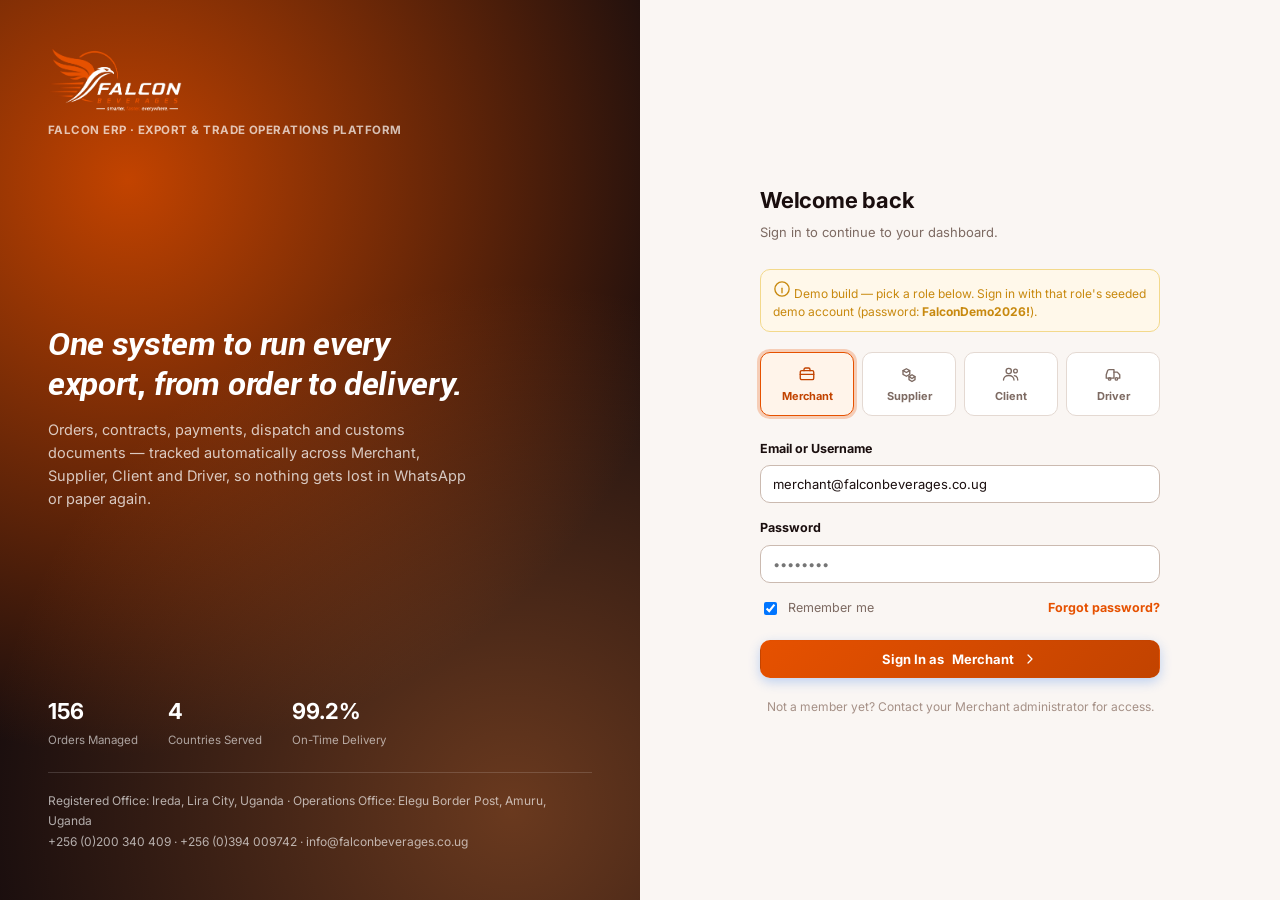
<file: index.html>
<!DOCTYPE html>
<html lang="en">
<head>
<meta charset="UTF-8">
<meta name="viewport" content="width=device-width, initial-scale=1.0">
<title>Falcon ERP — Sign In</title>
<link rel="preconnect" href="https://fonts.googleapis.com">
<link href="https://fonts.googleapis.com/css2?family=Inter:wght@400;500;600;700;800&display=swap" rel="stylesheet">
<link rel="stylesheet" href="assets/css/style.css">
</head>
<body>

<div class="auth-page">

  <!-- Visual panel -->
  <div class="auth-visual">
    <div>
      <img src="assets/img/logo-dark-bg.png" alt="Falcon Beverages" style="height:64px; width:auto; display:block;">
      <div style="font-size:11.5px; font-weight:700; letter-spacing:.04em; color:rgba(255,255,255,.7); margin-top:10px; text-transform:uppercase;">Falcon ERP &middot; Export &amp; Trade Operations Platform</div>
    </div>

    <div class="auth-headline">
      <h1>One system to run every export, from order to delivery.</h1>
      <p>Orders, contracts, payments, dispatch and customs documents — tracked automatically across Merchant, Supplier, Client and Driver, so nothing gets lost in WhatsApp or paper again.</p>
    </div>

    <div>
      <div class="auth-stats">
        <div><strong>156</strong><span>Orders Managed</span></div>
        <div><strong>4</strong><span>Countries Served</span></div>
        <div><strong>99.2%</strong><span>On-Time Delivery</span></div>
      </div>
      <div style="margin-top:22px; padding-top:18px; border-top:1px solid rgba(255,255,255,.15); font-size:12px; color:rgba(255,255,255,.65); line-height:1.7;">
        Registered Office: Ireda, Lira City, Uganda &middot; Operations Office: Elegu Border Post, Amuru, Uganda<br>
        +256 (0)200 340 409 &middot; +256 (0)394 009742 &middot; info@falconbeverages.co.ug
      </div>
    </div>
  </div>

  <!-- Form panel -->
  <div class="auth-form-wrap">
    <div class="auth-form">
      <h2>Welcome back</h2>
      <p class="sub">Sign in to continue to your dashboard.</p>

      <div class="demo-note">Demo build — pick a role below. Sign in with that role's seeded demo account (password: <strong>FalconDemo2026!</strong>).</div>
      <div class="auth-error" id="loginError" style="display:none; margin-bottom:14px; padding:10px 12px; border-radius:8px; background:#fdecea; color:#b3261e; font-size:12.5px; font-weight:600;"></div>

      <div class="role-tabs" id="roleTabs">
        <button class="role-tab active" data-role="merchant" data-href="merchant/dashboard.php"></button>
        <button class="role-tab" data-role="supplier" data-href="supplier/dashboard.php"></button>
        <button class="role-tab" data-role="client" data-href="client/dashboard.php"></button>
        <button class="role-tab" data-role="driver" data-href="driver/dashboard.php"></button>
      </div>

      <form id="loginForm">
        <div class="field">
          <label>Email or Username</label>
          <input type="text" id="loginEmail" placeholder="you@company.com" value="merchant@falconbeverages.co.ug" required>
        </div>
        <div class="field">
          <label>Password</label>
          <input type="password" id="loginPassword" placeholder="••••••••" required>
        </div>
        <div class="flex items-center justify-between mt-8" style="margin-bottom:22px;">
          <label class="flex items-center gap-8" style="font-size:12.5px; color:var(--text-secondary); cursor:pointer;">
            <input type="checkbox" checked style="width:auto;"> Remember me
          </label>
          <a href="#" style="font-size:12.5px; font-weight:700; color:var(--brand-600);">Forgot password?</a>
        </div>
        <button type="submit" class="btn btn-primary btn-block" id="loginSubmit">
          Sign In as <span id="roleLabel">Merchant</span>
        </button>
      </form>

      <p class="auth-footer-note">Not a member yet? Contact your Merchant administrator for access.</p>
    </div>
  </div>
</div>

<script src="assets/js/icons.js"></script>
<script>
  document.querySelector(".demo-note").innerHTML = icon("info","icon") + " " + document.querySelector(".demo-note").innerHTML;
  document.getElementById("loginSubmit").innerHTML = 'Sign In as <span id="roleLabel">Merchant</span>' + icon("chevronRight","icon");

  const roleIcons = { merchant: "briefcase", supplier: "boxes", client: "clients", driver: "truck" };
  const roleNames = { merchant: "Merchant", supplier: "Supplier", client: "Client", driver: "Driver" };
  const roleEmails = { merchant: "merchant@falconbeverages.co.ug", supplier: "ops@skywaterug.com", client: "deng@abctrading.ss", driver: "john.odongo@falconbeverages.co.ug" };

  document.querySelectorAll(".role-tab").forEach(tab => {
    const r = tab.dataset.role;
    tab.innerHTML = icon(roleIcons[r], "icon") + `<span>${roleNames[r]}</span>`;
    tab.addEventListener("click", () => {
      document.querySelectorAll(".role-tab").forEach(t => t.classList.remove("active"));
      tab.classList.add("active");
      document.getElementById("roleLabel").textContent = roleNames[r];
      document.getElementById("loginEmail").value = roleEmails[r];
    });
  });

  const roleDashboard = { merchant: "merchant/dashboard.php", supplier: "supplier/dashboard.php", client: "client/dashboard.php", driver: "driver/dashboard.php" };

  document.getElementById("loginForm").addEventListener("submit", async (e) => {
    e.preventDefault();
    const errorBox = document.getElementById("loginError");
    const submitBtn = document.getElementById("loginSubmit");
    errorBox.style.display = "none";
    submitBtn.disabled = true;

    const identifier = document.getElementById("loginEmail").value.trim();
    const password = document.getElementById("loginPassword").value;

    try {
      const res = await fetch("api/auth/login.php", {
        method: "POST",
        credentials: "same-origin",
        headers: { "Content-Type": "application/json" },
        body: JSON.stringify({ identifier, password }),
      });
      const data = await res.json();
      if (!res.ok || !data.ok) throw new Error(data.error || "Sign in failed");

      // Redirect using the role the SERVER returned, not the tab the user had clicked —
      // a client can't self-select into the merchant dashboard this way.
      window.location.href = roleDashboard[data.user.role] || "index.html";
    } catch (err) {
      errorBox.textContent = err.message || "Invalid email/username or password.";
      errorBox.style.display = "block";
      submitBtn.disabled = false;
    }
  });
</script>
</body>
</html>
</file>
<file: assets/css/style.css>
/* =========================================================
   Falcon ERP — Shared Design System
   Brand palette sourced from Falcon Beverages (U) Ltd brand kit:
   gradient (orange -> red-orange), #1A0E0E, #E65100, #FAF6F3, #FFFFFF
   ========================================================= */

:root {
  /* Brand (orange, anchored on #E65100) */
  --brand-50:  #fff4ea;
  --brand-100: #ffe3cc;
  --brand-200: #ffc89a;
  --brand-300: #ffa666;
  --brand-400: #fa8a3d;
  --brand-500: #f2720f;
  --brand-600: #e65100;
  --brand-700: #c24300;
  --brand-800: #9c3600;
  --brand-900: #7a2b00;
  --brand-950: #4a1a00;

  /* Accent (red-orange, the gradient's far end) */
  --accent-400: #ff7a4d;
  --accent-500: #e0431c;
  --accent-600: #c62828;

  /* Brand gradient, used for marks, avatars, hero panels */
  --brand-gradient: linear-gradient(135deg, var(--brand-400) 0%, var(--brand-600) 55%, var(--accent-600) 100%);

  /* Neutrals (warm, tuned toward #1A0E0E) */
  --gray-25:  #fdfbfa;
  --gray-50:  #faf6f3;
  --gray-100: #f2ebe6;
  --gray-200: #e4d9d2;
  --gray-300: #cbbab0;
  --gray-400: #a59086;
  --gray-500: #7d6a62;
  --gray-600: #594946;
  --gray-700: #3c2f2d;
  --gray-800: #291d1c;
  --gray-900: #1a0e0e;
  --gray-950: #100808;

  /* Status */
  --success-50: #eafbf3;
  --success-500: #1cb877;
  --success-600: #159c65;
  --warning-50: #fff8ea;
  --warning-500: #e8a723;
  --warning-600: #c8890f;
  --danger-50: #fdedee;
  --danger-500: #e6484f;
  --danger-600: #c93038;
  --info-50: #eef4ff;
  --info-500: #4c7cf0;
  --info-600: #3760d0;
  --violet-50: #f3eeff;
  --violet-500: #8b5cf6;
  --violet-600: #7141e0;

  /* Surfaces */
  --surface: #ffffff;
  --surface-muted: #faf6f3;
  --surface-sunken: var(--gray-100);
  --border: var(--gray-200);
  --border-strong: var(--gray-300);
  --text-primary: var(--gray-900);
  --text-secondary: var(--gray-500);
  --text-tertiary: var(--gray-400);
  --text-inverse: #ffffff;

  /* Sidebar (dark, #1A0E0E) */
  --sidebar-bg: #1a0e0e;
  --sidebar-bg-alt: #241413;
  --sidebar-border: #3a2422;
  --sidebar-text: #cbb6b0;
  --sidebar-text-active: #ffffff;
  --sidebar-accent: var(--brand-500);

  /* Radii */
  --r-sm: 6px;
  --r-md: 10px;
  --r-lg: 14px;
  --r-xl: 20px;
  --r-full: 999px;

  /* Shadows */
  --shadow-xs: 0 1px 2px rgba(26, 14, 14, .06);
  --shadow-sm: 0 1px 3px rgba(26, 14, 14, .08), 0 1px 2px rgba(26,14,14,.06);
  --shadow-md: 0 6px 16px rgba(26, 14, 14, .10), 0 2px 4px rgba(26,14,14,.05);
  --shadow-lg: 0 16px 40px rgba(26, 14, 14, .16);
  --shadow-focus: 0 0 0 3px rgba(230, 81, 0, .25);

  /* Layout */
  --sidebar-w: 264px;
  --sidebar-w-collapsed: 76px;
  --topbar-h: 68px;

  --font-sans: 'Inter', -apple-system, BlinkMacSystemFont, "Segoe UI", Roboto, Helvetica, Arial, sans-serif;
  --font-display: 'Falcon Display', 'Inter', sans-serif;
}

@font-face {
  font-family: 'Falcon Display';
  src: url('../fonts/Roboto-BoldItalic.ttf') format('truetype');
  font-weight: 700;
  font-style: italic;
  font-display: swap;
}

[data-theme="dark"] {
  --surface: #241413;
  --surface-muted: #1a0e0e;
  --surface-sunken: #180d0d;
  --border: #3a2422;
  --border-strong: #4a2f2c;
  --text-primary: #f8f0ed;
  --text-secondary: #c0a89f;
  --text-tertiary: #8a716a;
}

/* ---------- Reset ---------- */
*, *::before, *::after { box-sizing: border-box; }
html, body { height: 100%; }
body {
  margin: 0;
  font-family: var(--font-sans);
  background: var(--surface-muted);
  color: var(--text-primary);
  -webkit-font-smoothing: antialiased;
  font-size: 14.5px;
  line-height: 1.5;
  transition: background .2s ease, color .2s ease;
}
h1, h2, h3, h4, h5, h6 { margin: 0; font-weight: 700; letter-spacing: -0.01em; }
p { margin: 0; }
a { color: inherit; text-decoration: none; }
ul { margin: 0; padding: 0; list-style: none; }
button { font-family: inherit; cursor: pointer; }
img { max-width: 100%; display: block; }
input, select, textarea { font-family: inherit; }
::selection { background: var(--brand-200); }

/* Scrollbar */
::-webkit-scrollbar { width: 8px; height: 8px; }
::-webkit-scrollbar-track { background: transparent; }
::-webkit-scrollbar-thumb { background: var(--border-strong); border-radius: 99px; }
::-webkit-scrollbar-thumb:hover { background: var(--gray-400); }

.icon { width: 18px; height: 18px; stroke: currentColor; fill: none; stroke-width: 1.8; stroke-linecap: round; stroke-linejoin: round; flex-shrink: 0; }

/* =========================================================
   App Shell
   ========================================================= */
.app-shell {
  display: grid;
  grid-template-columns: var(--sidebar-w) 1fr;
  min-height: 100vh;
  transition: grid-template-columns .2s ease;
}
.app-shell.is-collapsed { grid-template-columns: var(--sidebar-w-collapsed) 1fr; }

/* ---------- Sidebar ---------- */
.sidebar {
  background: linear-gradient(180deg, var(--sidebar-bg) 0%, var(--sidebar-bg-alt) 100%);
  color: var(--sidebar-text);
  display: flex;
  flex-direction: column;
  position: sticky;
  top: 0;
  height: 100vh;
  overflow-y: auto;
  border-right: 1px solid var(--sidebar-border);
  z-index: 20;
}
.sidebar-brand {
  display: flex;
  flex-direction: column;
  align-items: flex-start;
  gap: 8px;
  padding: 18px 20px;
  border-bottom: 1px solid var(--sidebar-border);
  white-space: nowrap;
  overflow: hidden;
}
.sidebar-logo-wrap { height: 32px; width: 188px; max-width: 100%; overflow: hidden; flex-shrink: 0; transition: width .2s ease; }
.sidebar-logo-wrap img { height: 32px; width: auto; display: block; object-fit: cover; object-position: left center; }
.is-collapsed .sidebar-logo-wrap { width: 32px; }
.sidebar-product-tag { font-size: 11px; color: var(--sidebar-text); font-weight: 600; letter-spacing: .02em; }
.is-collapsed .sidebar-product-tag { display: none; }

.sidebar-role {
  margin: 16px 16px 4px;
  padding: 10px 12px;
  background: rgba(255,255,255,.04);
  border: 1px solid var(--sidebar-border);
  border-radius: var(--r-md);
  display: flex; align-items: center; gap: 10px;
}
.sidebar-role .avatar { width: 30px; height: 30px; font-size: 12px; }
.sidebar-role .who { overflow: hidden; }
.sidebar-role .who strong { display: block; font-size: 12.5px; color: #fff; white-space: nowrap; overflow: hidden; text-overflow: ellipsis; }
.sidebar-role .who span { font-size: 11px; color: var(--sidebar-text); }
.is-collapsed .sidebar-role { display: none; }

.sidebar-nav { flex: 1; padding: 14px 12px; display: flex; flex-direction: column; gap: 2px; }
.nav-section-title {
  font-size: 10.5px; text-transform: uppercase; letter-spacing: .08em;
  color: #5b6689; font-weight: 700; margin: 14px 12px 6px;
}
.is-collapsed .nav-section-title { display: none; }
.nav-item {
  display: flex; align-items: center; gap: 12px;
  padding: 10px 12px; border-radius: var(--r-md);
  color: var(--sidebar-text); font-size: 13.5px; font-weight: 600;
  white-space: nowrap; position: relative;
  transition: background .15s ease, color .15s ease;
}
.nav-item .icon { width: 18px; height: 18px; opacity: .85; }
.nav-item:hover { background: rgba(255,255,255,.06); color: #fff; }
.nav-item.active { background: linear-gradient(90deg, rgba(230,81,0,.28), rgba(230,81,0,.06)); color: #fff; }
.nav-item.active::before {
  content: ""; position: absolute; left: -12px; top: 50%; transform: translateY(-50%);
  width: 4px; height: 20px; border-radius: 0 4px 4px 0; background: var(--brand-500);
}
.nav-item .badge-count {
  margin-left: auto; font-size: 10.5px; font-weight: 800; background: var(--brand-600);
  color: #fff; padding: 2px 7px; border-radius: 99px;
}
.is-collapsed .nav-item span.label, .is-collapsed .badge-count { display: none; }
.is-collapsed .nav-item { justify-content: center; }

.sidebar-footer { padding: 14px; border-top: 1px solid var(--sidebar-border); display: flex; flex-direction: column; gap: 8px; }
.collapse-btn, .logout-btn {
  width: 100%; display: flex; align-items: center; justify-content: center; gap: 8px;
  padding: 9px; border-radius: var(--r-md); border: 1px solid var(--sidebar-border);
  background: rgba(255,255,255,.03); color: var(--sidebar-text); font-size: 12.5px; font-weight: 600;
  transition: background .15s ease, color .15s ease, border-color .15s ease;
}
.collapse-btn:hover { background: rgba(255,255,255,.08); color: #fff; }
.collapse-btn .icon { transition: transform .2s ease; }
.is-collapsed .collapse-btn .icon { transform: rotate(180deg); }
.is-collapsed .collapse-btn span.label, .is-collapsed .logout-btn span.label { display: none; }
.logout-btn:hover { background: rgba(230,72,79,.12); color: #ff9298; border-color: rgba(230,72,79,.4); }

/* ---------- Main ---------- */
.main {
  min-width: 0;
  display: flex;
  flex-direction: column;
}

/* ---------- Topbar ---------- */
.topbar {
  height: var(--topbar-h);
  display: flex; align-items: center; gap: 16px;
  padding: 0 28px;
  background: var(--surface);
  border-bottom: 1px solid var(--border);
  position: sticky; top: 0; z-index: 10;
}
.topbar-title { display: flex; flex-direction: column; margin-right: auto; }
.topbar-title h1 { font-size: 18px; }
.topbar-title p { font-size: 12.5px; color: var(--text-secondary); margin-top: 1px; }
.mobile-toggle { display: none; background: none; border: 1px solid var(--border); border-radius: var(--r-md); padding: 8px; color: var(--text-secondary); }

.search-box {
  display: flex; align-items: center; gap: 8px;
  background: var(--surface-sunken); border: 1px solid var(--border);
  border-radius: var(--r-md); padding: 8px 12px; width: 260px;
  color: var(--text-tertiary);
}
.search-box input { border: none; background: none; outline: none; color: var(--text-primary); font-size: 13px; width: 100%; }
.search-box .icon { width: 16px; height: 16px; }

.icon-btn {
  position: relative; width: 38px; height: 38px; border-radius: var(--r-md);
  border: 1px solid var(--border); background: var(--surface); color: var(--text-secondary);
  display: flex; align-items: center; justify-content: center;
  transition: background .15s ease, color .15s ease;
}
.icon-btn:hover { background: var(--surface-sunken); color: var(--text-primary); }
.icon-btn .dot {
  position: absolute; top: 7px; right: 7px; width: 8px; height: 8px; border-radius: 50%;
  background: var(--danger-500); border: 2px solid var(--surface);
}

.topbar-user { display: flex; align-items: center; gap: 10px; padding-left: 12px; border-left: 1px solid var(--border); cursor: pointer; }
.avatar {
  width: 36px; height: 36px; border-radius: 50%; flex-shrink: 0;
  display: flex; align-items: center; justify-content: center;
  font-weight: 800; font-size: 13px; color: #fff;
  background: linear-gradient(135deg, var(--brand-500), var(--accent-500));
}
.topbar-user .who { line-height: 1.25; }
.topbar-user .who strong { display: block; font-size: 13px; }
.topbar-user .who span { font-size: 11.5px; color: var(--text-secondary); }

/* ---------- Content ---------- */
.content { padding: 26px 28px 60px; flex: 1; }
.content-header { display: flex; align-items: flex-end; justify-content: space-between; margin-bottom: 20px; gap: 16px; flex-wrap: wrap; }
.content-header h2 { font-size: 20px; }
.content-header .sub { color: var(--text-secondary); font-size: 13px; margin-top: 4px; }
.header-actions { display: flex; gap: 10px; flex-wrap: wrap; }

/* =========================================================
   Buttons
   ========================================================= */
.btn {
  display: inline-flex; align-items: center; justify-content: center; gap: 8px;
  padding: 10px 16px; border-radius: var(--r-md); font-size: 13px; font-weight: 700;
  border: 1px solid transparent; transition: all .15s ease; white-space: nowrap;
}
.btn .icon { width: 16px; height: 16px; }
.btn-primary { background: linear-gradient(135deg, var(--brand-600), var(--brand-700)); color: #fff; box-shadow: 0 4px 12px rgba(37,112,232,.28); }
.btn-primary:hover { filter: brightness(1.06); transform: translateY(-1px); }
.btn-secondary { background: var(--surface); color: var(--text-primary); border-color: var(--border-strong); }
.btn-secondary:hover { background: var(--surface-sunken); }
.btn-ghost { background: transparent; color: var(--text-secondary); }
.btn-ghost:hover { background: var(--surface-sunken); color: var(--text-primary); }
.btn-danger { background: var(--danger-500); color: #fff; }
.btn-danger:hover { background: var(--danger-600); }
.btn-success { background: var(--success-500); color: #fff; }
.btn-success:hover { background: var(--success-600); }
.btn-sm { padding: 7px 12px; font-size: 12px; }
.btn-block { width: 100%; }
.btn:disabled { opacity: .5; cursor: not-allowed; transform: none; }

/* =========================================================
   Cards / KPI
   ========================================================= */
.card {
  background: var(--surface); border: 1px solid var(--border); border-radius: var(--r-lg);
  box-shadow: var(--shadow-xs);
}
.card-pad { padding: 20px; }

.kpi-grid { display: grid; grid-template-columns: repeat(4, 1fr); gap: 16px; margin-bottom: 22px; }
.kpi-card {
  background: var(--surface); border: 1px solid var(--border); border-radius: var(--r-lg);
  padding: 18px 20px; position: relative; overflow: hidden; box-shadow: var(--shadow-xs);
  transition: transform .15s ease, box-shadow .15s ease;
}
.kpi-card:hover { transform: translateY(-2px); box-shadow: var(--shadow-md); }
.kpi-top { display: flex; align-items: center; justify-content: space-between; margin-bottom: 14px; }
.kpi-icon { width: 40px; height: 40px; border-radius: var(--r-md); display: flex; align-items: center; justify-content: center; }
.kpi-icon .icon { width: 20px; height: 20px; }
.kpi-icon.blue { background: var(--brand-50); color: var(--brand-600); }
.kpi-icon.teal { background: #e6fbf8; color: var(--accent-600); }
.kpi-icon.amber { background: var(--warning-50); color: var(--warning-600); }
.kpi-icon.green { background: var(--success-50); color: var(--success-600); }
.kpi-icon.violet { background: var(--violet-50); color: var(--violet-600); }
.kpi-icon.red { background: var(--danger-50); color: var(--danger-600); }
.kpi-trend { font-size: 11.5px; font-weight: 800; padding: 3px 8px; border-radius: 99px; display: inline-flex; align-items: center; gap: 3px; }
.kpi-trend.up { background: var(--success-50); color: var(--success-600); }
.kpi-trend.down { background: var(--danger-50); color: var(--danger-600); }
.kpi-value { font-size: 26px; font-weight: 800; letter-spacing: -0.02em; }
.kpi-label { color: var(--text-secondary); font-size: 12.5px; margin-top: 4px; font-weight: 600; }

/* =========================================================
   Grid / Panels
   ========================================================= */
.grid-2 { display: grid; grid-template-columns: 2fr 1fr; gap: 18px; align-items: start; }
.grid-3 { display: grid; grid-template-columns: repeat(3, 1fr); gap: 18px; }
.panel { background: var(--surface); border: 1px solid var(--border); border-radius: var(--r-lg); box-shadow: var(--shadow-xs); }
.panel-header { display: flex; align-items: center; justify-content: space-between; padding: 18px 20px; border-bottom: 1px solid var(--border); }
.panel-header h3 { font-size: 14.5px; }
.panel-header .sub { font-size: 12px; color: var(--text-secondary); margin-top: 2px; }
.panel-body { padding: 18px 20px; }
.panel-link { font-size: 12.5px; font-weight: 700; color: var(--brand-600); display: inline-flex; align-items: center; gap: 4px; }
.panel-link:hover { text-decoration: underline; }

/* =========================================================
   Table
   ========================================================= */
.table-wrap { overflow-x: auto; }
table.data-table { width: 100%; border-collapse: collapse; font-size: 13px; }
.data-table thead th {
  text-align: left; font-size: 11px; text-transform: uppercase; letter-spacing: .05em;
  color: var(--text-tertiary); font-weight: 800; padding: 10px 20px; border-bottom: 1px solid var(--border);
  white-space: nowrap; background: var(--surface-muted);
}
.data-table tbody td { padding: 14px 20px; border-bottom: 1px solid var(--border); vertical-align: middle; }
.data-table tbody tr:last-child td { border-bottom: none; }
.data-table tbody tr { transition: background .12s ease; }
.data-table tbody tr:hover { background: var(--surface-muted); }
.cell-strong { font-weight: 700; color: var(--text-primary); }
.cell-muted { color: var(--text-secondary); font-size: 12.5px; }
.cell-flex { display: flex; align-items: center; gap: 10px; }
.mini-avatar {
  width: 30px; height: 30px; border-radius: 50%; background: var(--brand-100); color: var(--brand-700);
  display: flex; align-items: center; justify-content: center; font-weight: 800; font-size: 11px; flex-shrink: 0;
}

/* =========================================================
   Badges / Status Pills
   ========================================================= */
.badge {
  display: inline-flex; align-items: center; gap: 6px; padding: 5px 11px; border-radius: 99px;
  font-size: 11.5px; font-weight: 800; white-space: nowrap; letter-spacing: .01em;
}
.badge::before { content: ""; width: 6px; height: 6px; border-radius: 50%; background: currentColor; }
.badge-success { background: var(--success-50); color: var(--success-600); }
.badge-warning { background: var(--warning-50); color: var(--warning-600); }
.badge-danger { background: var(--danger-50); color: var(--danger-600); }
.badge-info { background: var(--info-50); color: var(--info-600); }
.badge-violet { background: var(--violet-50); color: var(--violet-600); }
.badge-neutral { background: var(--surface-sunken); color: var(--text-secondary); }

/* =========================================================
   Progress / Stepper (order tracking)
   ========================================================= */
.stepper { display: flex; align-items: flex-start; }
.step { flex: 1; display: flex; flex-direction: column; align-items: center; text-align: center; position: relative; }
.step .dot {
  width: 30px; height: 30px; border-radius: 50%; background: var(--surface-sunken); border: 2px solid var(--border-strong);
  display: flex; align-items: center; justify-content: center; color: var(--text-tertiary); font-size: 12px; font-weight: 800;
  z-index: 1; transition: all .2s ease;
}
.step .line { position: absolute; top: 15px; left: 50%; width: 100%; height: 2px; background: var(--border-strong); z-index: 0; }
.step:last-child .line { display: none; }
.step .lbl { font-size: 10.5px; font-weight: 700; color: var(--text-tertiary); margin-top: 8px; max-width: 78px; line-height: 1.3; }
.step.done .dot { background: var(--success-500); border-color: var(--success-500); color: #fff; }
.step.done .line { background: var(--success-500); }
.step.done .lbl { color: var(--text-primary); }
.step.current .dot { background: var(--brand-600); border-color: var(--brand-600); color: #fff; box-shadow: 0 0 0 5px var(--brand-100); }
.step.current .lbl { color: var(--brand-700); }

.progress-bar { height: 8px; border-radius: 99px; background: var(--surface-sunken); overflow: hidden; }
.progress-bar > span { display: block; height: 100%; border-radius: 99px; background: linear-gradient(90deg, var(--brand-500), var(--accent-500)); }

/* =========================================================
   Forms / Modals
   ========================================================= */
.field { margin-bottom: 16px; }
.field label { display: block; font-size: 12.5px; font-weight: 700; margin-bottom: 7px; color: var(--text-primary); }
.field .hint { font-size: 11.5px; color: var(--text-tertiary); margin-top: 5px; }
.field input, .field select, .field textarea {
  width: 100%; padding: 10px 12px; border-radius: var(--r-md); border: 1px solid var(--border-strong);
  background: var(--surface); color: var(--text-primary); font-size: 13px; outline: none;
  transition: border-color .15s ease, box-shadow .15s ease;
}
.field input:focus, .field select:focus, .field textarea:focus { border-color: var(--brand-500); box-shadow: var(--shadow-focus); }
.field-row { display: grid; grid-template-columns: 1fr 1fr; gap: 14px; }
.field-price {
  display: flex; align-items: center; justify-content: space-between; padding: 14px 16px;
  background: var(--brand-50); border: 1px dashed var(--brand-300); border-radius: var(--r-md); margin-top: 6px;
}
.field-price strong { font-size: 20px; color: var(--brand-800); }

.modal-overlay {
  position: fixed; inset: 0; background: rgba(12,17,32,.55); backdrop-filter: blur(2px);
  display: flex; align-items: center; justify-content: center; z-index: 100; padding: 20px;
  opacity: 0; pointer-events: none; transition: opacity .18s ease;
}
.modal-overlay.open { opacity: 1; pointer-events: auto; }
.modal {
  background: var(--surface); border-radius: var(--r-xl); width: 100%; max-width: 520px;
  max-height: 88vh; overflow-y: auto; box-shadow: var(--shadow-lg);
  transform: translateY(12px) scale(.98); transition: transform .18s ease;
}
.modal-overlay.open .modal { transform: translateY(0) scale(1); }
.modal.modal-lg { max-width: 720px; }
.modal-header { display: flex; align-items: center; justify-content: space-between; padding: 20px 22px; border-bottom: 1px solid var(--border); position: sticky; top: 0; background: var(--surface); z-index: 2;}
.modal-header h3 { font-size: 16px; }
.modal-close { width: 32px; height: 32px; border-radius: var(--r-md); border: none; background: var(--surface-sunken); color: var(--text-secondary); display: flex; align-items: center; justify-content: center; }
.modal-close:hover { background: var(--border); }
.modal-body { padding: 22px; }
.modal-footer { display: flex; justify-content: flex-end; gap: 10px; padding: 16px 22px; border-top: 1px solid var(--border); position: sticky; bottom: 0; background: var(--surface); }

/* =========================================================
   Document Chips
   ========================================================= */
.doc-list { display: flex; flex-direction: column; gap: 8px; }
.doc-chip {
  display: flex; align-items: center; gap: 10px; padding: 10px 12px;
  border: 1px solid var(--border); border-radius: var(--r-md); background: var(--surface-muted);
}
.doc-chip .doc-icon { width: 34px; height: 34px; border-radius: var(--r-sm); background: var(--brand-50); color: var(--brand-600); display: flex; align-items: center; justify-content: center; flex-shrink: 0; }
.doc-chip .doc-info { flex: 1; min-width: 0; }
.doc-chip .doc-info strong { display: block; font-size: 12.5px; }
.doc-chip .doc-info span { font-size: 11px; color: var(--text-tertiary); }
.doc-chip .doc-action { color: var(--text-secondary); }
.doc-chip .doc-action:hover { color: var(--brand-600); }

.checklist-item { display: flex; align-items: center; gap: 10px; padding: 9px 0; border-bottom: 1px solid var(--border); font-size: 13px; }
.checklist-item:last-child { border-bottom: none; }
.checklist-item .chk { width: 20px; height: 20px; border-radius: 50%; display: flex; align-items: center; justify-content: center; flex-shrink: 0; }
.checklist-item.done .chk { background: var(--success-500); color: #fff; }
.checklist-item.pending .chk { background: var(--warning-50); color: var(--warning-600); border: 1px dashed var(--warning-500); }
.checklist-item .chk .icon { width: 12px; height: 12px; }

/* =========================================================
   Document Preview (view / print / download)
   ========================================================= */
.doc-preview { background: #fff; color: #1a1a1a; border: 1px solid var(--border); border-radius: var(--r-md); padding: 32px; font-size: 13px; }
.dp-header { display: flex; align-items: center; justify-content: space-between; border-bottom: 2px solid #1a1a1a; padding-bottom: 16px; margin-bottom: 20px; }
.dp-brand { display: flex; align-items: center; gap: 10px; }
.dp-brand strong { font-size: 15px; color: #111; }
.dp-brand div div { font-size: 11px; color: #777; }
.dp-title { font-family: var(--font-display); font-style: italic; font-weight: 700; font-size: 22px; letter-spacing: -0.01em; margin-bottom: 4px; color: var(--brand-600); }
.dp-meta { color: #555; font-size: 12px; margin-bottom: 20px; }
.dp-grid { display: grid; grid-template-columns: 1fr 1fr; gap: 14px; margin-bottom: 20px; }
.dp-field span { display: block; font-size: 10.5px; text-transform: uppercase; letter-spacing: .05em; color: #888; margin-bottom: 3px; }
.dp-field strong { font-size: 13px; color: #111; }
.dp-table { width: 100%; border-collapse: collapse; margin-bottom: 20px; }
.dp-table th, .dp-table td { border: 1px solid #ddd; padding: 8px 10px; text-align: left; font-size: 12.5px; color: #222; }
.dp-table th { background: #f5f5f5; }
.dp-note { color: #555; font-size: 12px; margin-bottom: 6px; }
.dp-company-footer { margin-top: 24px; padding-top: 14px; border-top: 1px solid #e4d9d2; font-size: 10.5px; color: #7d6a62; line-height: 1.7; }
.dp-company-footer strong { display: block; font-size: 11.5px; color: #1a0e0e; margin-bottom: 2px; }
.dp-company-footer span { display: block; }
.dp-footer { display: flex; justify-content: space-between; align-items: flex-end; margin-top: 14px; padding-top: 12px; border-top: 1px dashed #e4d9d2; font-size: 10.5px; color: #a59086; }
.dp-stamp { border: 2px solid #159c65; color: #159c65; font-weight: 800; padding: 6px 14px; border-radius: 6px; transform: rotate(-6deg); font-size: 12px; white-space: nowrap; }

.print-area { display: none; }
@media print {
  body * { visibility: hidden; }
  .print-area, .print-area * { visibility: visible; }
  .print-area { display: block !important; position: absolute; top: 0; left: 0; width: 100%; padding: 30px; }
}

/* =========================================================
   Contact rows (client / driver contact cards)
   ========================================================= */
.contact-row { display: flex; align-items: center; gap: 12px; padding: 10px 0; border-bottom: 1px solid var(--border); }
.contact-row:last-child { border-bottom: none; }
.contact-row .contact-icon { width: 34px; height: 34px; border-radius: var(--r-sm); background: var(--brand-50); color: var(--brand-600); display: flex; align-items: center; justify-content: center; flex-shrink: 0; }
.contact-row .contact-body { min-width: 0; }
.contact-row .contact-body a { font-weight: 700; color: var(--brand-600); word-break: break-all; }
.contact-row .contact-body a:hover { text-decoration: underline; }

/* =========================================================
   Avatar photo + edit badge (profile picture upload)
   ========================================================= */
.avatar-upload { position: relative; display: inline-flex; flex-shrink: 0; }
.avatar-upload .avatar.has-photo { background-size: cover; background-position: center; color: transparent; }
.avatar-edit-badge {
  position: absolute; bottom: -3px; right: -3px; width: 20px; height: 20px; border-radius: 50%;
  background: var(--brand-600); border: 2px solid var(--sidebar-bg); color: #fff;
  display: flex; align-items: center; justify-content: center; cursor: pointer; padding: 0;
}
.avatar-edit-badge .icon { width: 11px; height: 11px; stroke-width: 2.6; }
.avatar-edit-badge:hover { background: var(--brand-700); }

/* =========================================================
   Timeline (activity feed)
   ========================================================= */
.timeline { position: relative; padding-left: 6px; }
.timeline-item { display: flex; gap: 14px; padding-bottom: 20px; position: relative; }
.timeline-item:last-child { padding-bottom: 0; }
.timeline-item::before {
  content: ""; position: absolute; left: 14px; top: 30px; bottom: 0; width: 2px; background: var(--border);
}
.timeline-item:last-child::before { display: none; }
.timeline-dot {
  width: 30px; height: 30px; border-radius: 50%; flex-shrink: 0; display: flex; align-items: center; justify-content: center;
  z-index: 1;
}
.timeline-content { padding-top: 4px; }
.timeline-content strong { font-size: 13px; display: block; }
.timeline-content p { font-size: 12px; color: var(--text-secondary); margin-top: 2px; }
.timeline-content time { font-size: 11px; color: var(--text-tertiary); }

/* =========================================================
   Login Page
   ========================================================= */
.auth-page {
  min-height: 100vh; display: grid; grid-template-columns: 1fr 1fr;
  background: var(--surface-muted);
}
.auth-visual {
  background: radial-gradient(circle at 20% 20%, var(--brand-700), var(--sidebar-bg) 65%);
  display: flex; flex-direction: column; justify-content: space-between; padding: 48px; color: #fff; position: relative; overflow: hidden;
}
.auth-visual::after {
  content: ""; position: absolute; inset: 0;
  background: radial-gradient(circle at 80% 90%, rgba(255,138,61,.35), transparent 55%);
}
.auth-visual > * { position: relative; z-index: 1; }
.auth-headline { max-width: 420px; }
.auth-headline h1 { font-family: var(--font-display); font-style: italic; font-weight: 700; font-size: 32px; line-height: 1.25; margin-bottom: 14px; letter-spacing: -0.01em; }
.auth-headline p { color: rgba(255,255,255,.75); font-size: 14.5px; line-height: 1.6; }
.auth-stats { display: flex; gap: 30px; }
.auth-stats div strong { font-size: 22px; display: block; }
.auth-stats div span { font-size: 11.5px; color: rgba(255,255,255,.6); }

.auth-form-wrap { display: flex; align-items: center; justify-content: center; padding: 40px; }
.auth-form { width: 100%; max-width: 400px; }
.auth-form h2 { font-size: 22px; margin-bottom: 6px; }
.auth-form .sub { color: var(--text-secondary); font-size: 13px; margin-bottom: 26px; }
.role-tabs { display: grid; grid-template-columns: repeat(4, 1fr); gap: 8px; margin-bottom: 24px; }
.role-tab {
  display: flex; flex-direction: column; align-items: center; gap: 6px; padding: 12px 6px;
  border: 1.5px solid var(--border); border-radius: var(--r-md); font-size: 11px; font-weight: 700; color: var(--text-secondary);
  background: var(--surface); transition: all .15s ease;
}
.role-tab .icon { width: 18px; height: 18px; }
.role-tab:hover { border-color: var(--brand-300); }
.role-tab.active { border-color: var(--brand-600); background: var(--brand-50); color: var(--brand-700); box-shadow: var(--shadow-focus); }
.auth-footer-note { text-align: center; margin-top: 20px; font-size: 12px; color: var(--text-tertiary); }
.demo-note { background: var(--warning-50); border: 1px solid #f3d98b; color: var(--warning-600); font-size: 12px; padding: 10px 12px; border-radius: var(--r-md); margin-bottom: 20px; }

/* =========================================================
   Misc utility
   ========================================================= */
.flex { display: flex; }
.items-center { align-items: center; }
.justify-between { justify-content: space-between; }
.gap-8 { gap: 8px; }
.gap-12 { gap: 12px; }
.mt-8 { margin-top: 8px; }
.mt-16 { margin-top: 16px; }
.text-secondary { color: var(--text-secondary); }
.w-full { width: 100%; }
.tag-row { display: flex; flex-wrap: wrap; gap: 6px; }
.divider { height: 1px; background: var(--border); margin: 16px 0; }
.empty-state { text-align: center; padding: 40px 20px; color: var(--text-secondary); }
.empty-state .icon { width: 40px; height: 40px; margin: 0 auto 12px; color: var(--text-tertiary); }

/* =========================================================
   Responsive
   ========================================================= */
@media (max-width: 1180px) {
  .kpi-grid { grid-template-columns: repeat(2, 1fr); }
  .grid-2 { grid-template-columns: 1fr; }
  .grid-3 { grid-template-columns: 1fr 1fr; }
  .search-box { display: none; }
}
@media (max-width: 900px) {
  .auth-page { grid-template-columns: 1fr; }
  .auth-visual { display: none; }
}
@media (max-width: 860px) {
  .app-shell { grid-template-columns: 1fr; }
  .sidebar {
    position: fixed; left: 0; top: 0; width: var(--sidebar-w); height: 100vh;
    transform: translateX(-100%); transition: transform .22s ease; box-shadow: var(--shadow-lg);
  }
  .app-shell.nav-open .sidebar { transform: translateX(0); }
  .mobile-toggle { display: flex; }
  .kpi-grid, .grid-3 { grid-template-columns: 1fr 1fr; }
  .content { padding: 18px; }
  .topbar { height: auto; min-height: var(--topbar-h); padding: 12px 16px; }
  .topbar-title p { display: none; }
  .topbar-user .who { display: none; }
}
@media (max-width: 560px) {
  .kpi-grid, .grid-3 { grid-template-columns: 1fr; }
  .field-row { grid-template-columns: 1fr; }
}

.sidebar-scrim {
  display: none; position: fixed; inset: 0; background: rgba(12,17,32,.5); z-index: 15;
}
@media (max-width: 860px) {
  .app-shell.nav-open .sidebar-scrim { display: block; }
}
</file>
